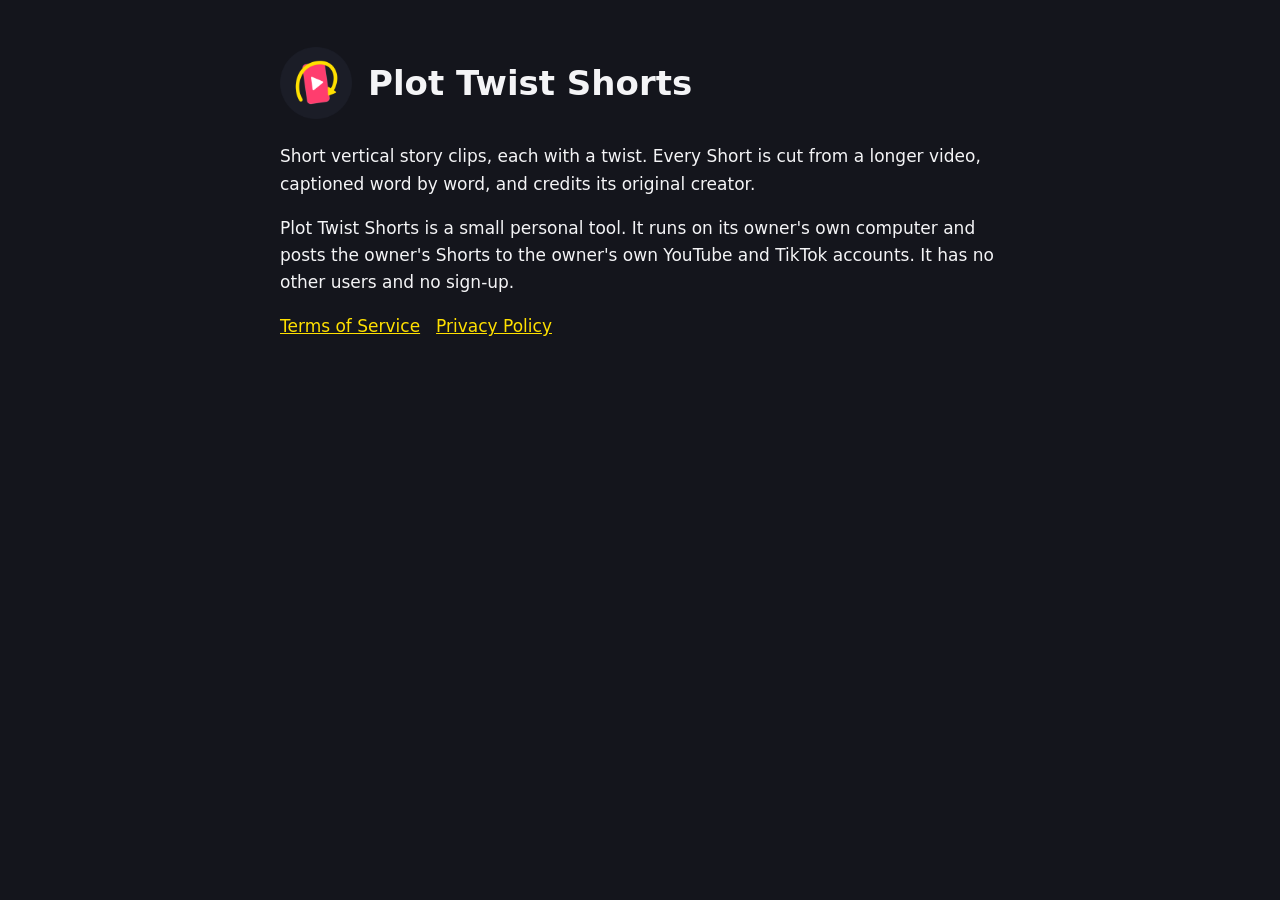
<file: index.html>
<!doctype html><html lang="en"><head><meta charset="utf-8"><meta name="viewport" content="width=device-width,initial-scale=1">
<title>Plot Twist Shorts</title><link rel="stylesheet" href="style.css"></head><body><main>
<header><img src="logo.png" alt="Plot Twist Shorts logo"><h1>Plot Twist Shorts</h1></header>
<p>Short vertical story clips, each with a twist. Every Short is cut from a longer video, captioned word by word, and credits its original creator.</p>
<p>Plot Twist Shorts is a small personal tool. It runs on its owner's own computer and posts the owner's Shorts to the owner's own YouTube and TikTok accounts. It has no other users and no sign-up.</p>
<nav><a href="terms.html">Terms of Service</a><a href="privacy.html">Privacy Policy</a></nav>
</main></body></html>
</file>
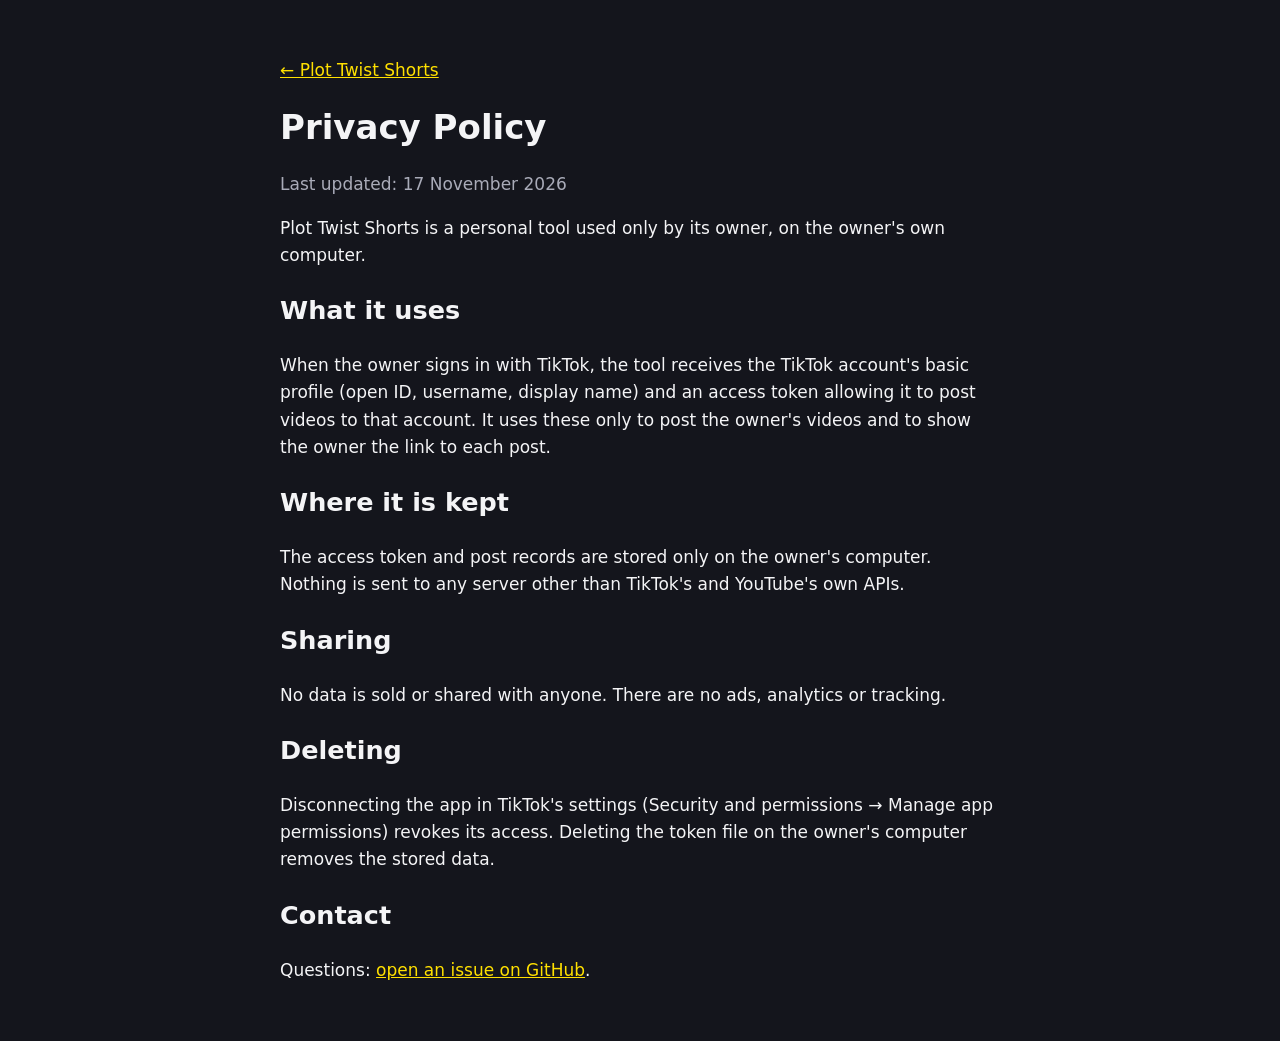
<file: privacy.html>
<!doctype html><html lang="en"><head><meta charset="utf-8"><meta name="viewport" content="width=device-width,initial-scale=1">
<title>Privacy Policy</title><link rel="stylesheet" href="style.css"></head><body><main>
<p><a href="index.html">← Plot Twist Shorts</a></p><h1>Privacy Policy</h1><p class="muted">Last updated: 17 November 2026</p>
<p>Plot Twist Shorts is a personal tool used only by its owner, on the owner's own computer.</p>
<h2>What it uses</h2><p>When the owner signs in with TikTok, the tool receives the TikTok account's basic profile (open ID, username, display name) and an access token allowing it to post videos to that account. It uses these only to post the owner's videos and to show the owner the link to each post.</p>
<h2>Where it is kept</h2><p>The access token and post records are stored only on the owner's computer. Nothing is sent to any server other than TikTok's and YouTube's own APIs.</p>
<h2>Sharing</h2><p>No data is sold or shared with anyone. There are no ads, analytics or tracking.</p>
<h2>Deleting</h2><p>Disconnecting the app in TikTok's settings (Security and permissions → Manage app permissions) revokes its access. Deleting the token file on the owner's computer removes the stored data.</p>
<h2>Contact</h2><p>Questions: <a href="https://github.com/elvisburrniku/plottwist-shorts/issues">open an issue on GitHub</a>.</p>
</main></body></html>
</file>
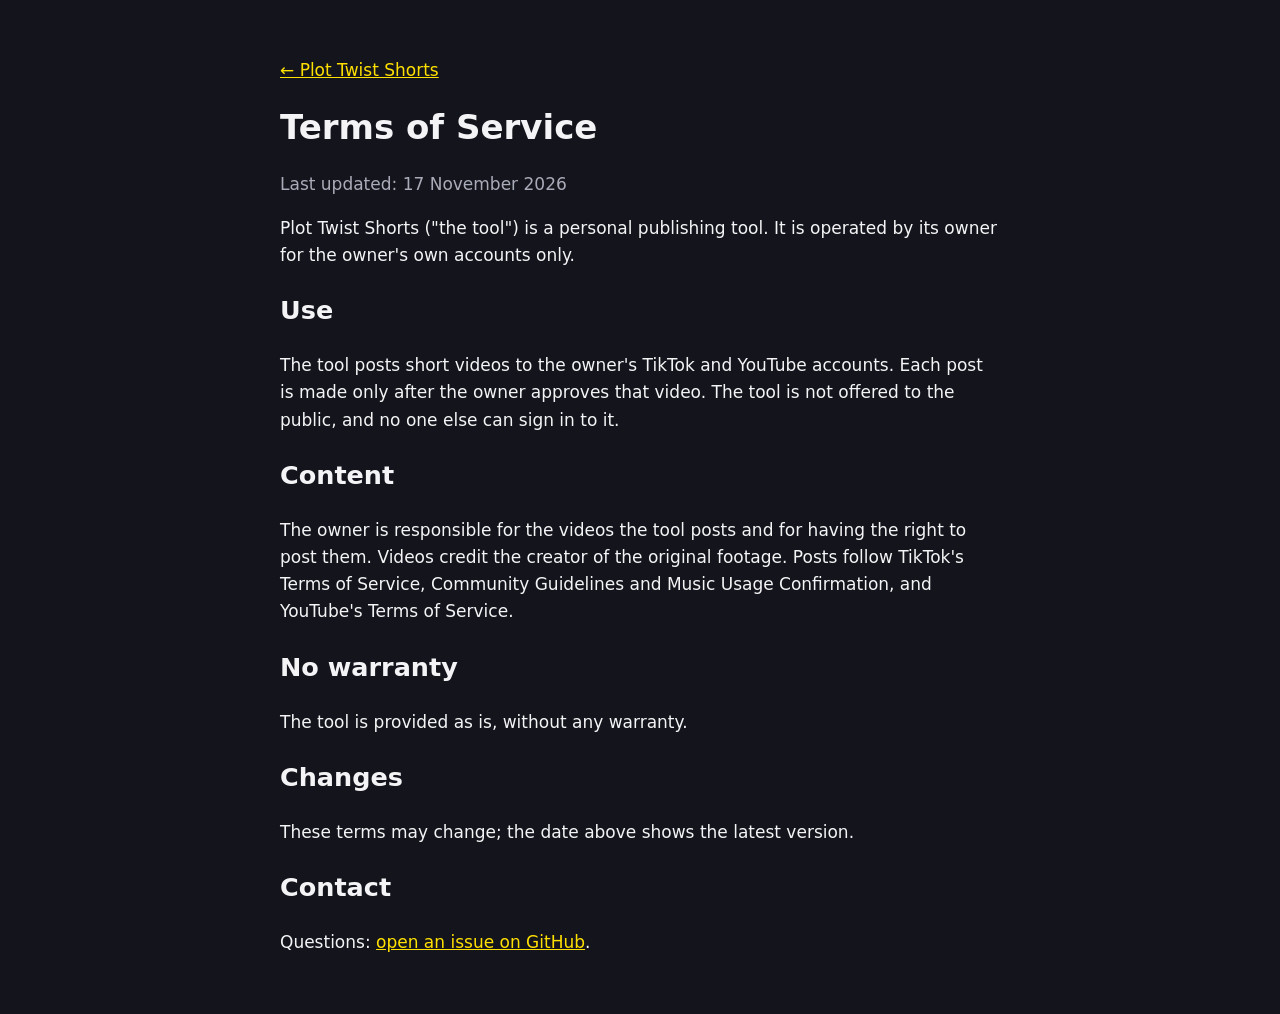
<file: terms.html>
<!doctype html><html lang="en"><head><meta charset="utf-8"><meta name="viewport" content="width=device-width,initial-scale=1">
<title>Terms of Service</title><link rel="stylesheet" href="style.css"></head><body><main>
<p><a href="index.html">← Plot Twist Shorts</a></p><h1>Terms of Service</h1><p class="muted">Last updated: 17 November 2026</p>
<p>Plot Twist Shorts ("the tool") is a personal publishing tool. It is operated by its owner for the owner's own accounts only.</p>
<h2>Use</h2><p>The tool posts short videos to the owner's TikTok and YouTube accounts. Each post is made only after the owner approves that video. The tool is not offered to the public, and no one else can sign in to it.</p>
<h2>Content</h2><p>The owner is responsible for the videos the tool posts and for having the right to post them. Videos credit the creator of the original footage. Posts follow TikTok's Terms of Service, Community Guidelines and Music Usage Confirmation, and YouTube's Terms of Service.</p>
<h2>No warranty</h2><p>The tool is provided as is, without any warranty.</p>
<h2>Changes</h2><p>These terms may change; the date above shows the latest version.</p>
<h2>Contact</h2><p>Questions: <a href="https://github.com/elvisburrniku/plottwist-shorts/issues">open an issue on GitHub</a>.</p>
</main></body></html>
</file>
<file: style.css>
:root{--bg:#14151C;--fg:#f4f4f6;--muted:#a9abb8;--pink:#FF3D6E;--yellow:#FFE000}
body{margin:0;background:var(--bg);color:var(--fg);font:17px/1.6 -apple-system,system-ui,sans-serif}
main{max-width:720px;margin:0 auto;padding:40px 16px}
a{color:var(--yellow)}h1{line-height:1.2}header{display:flex;gap:16px;align-items:center}
header img{width:72px;height:72px}.muted{color:var(--muted)}nav a{margin-right:16px}
</file>
